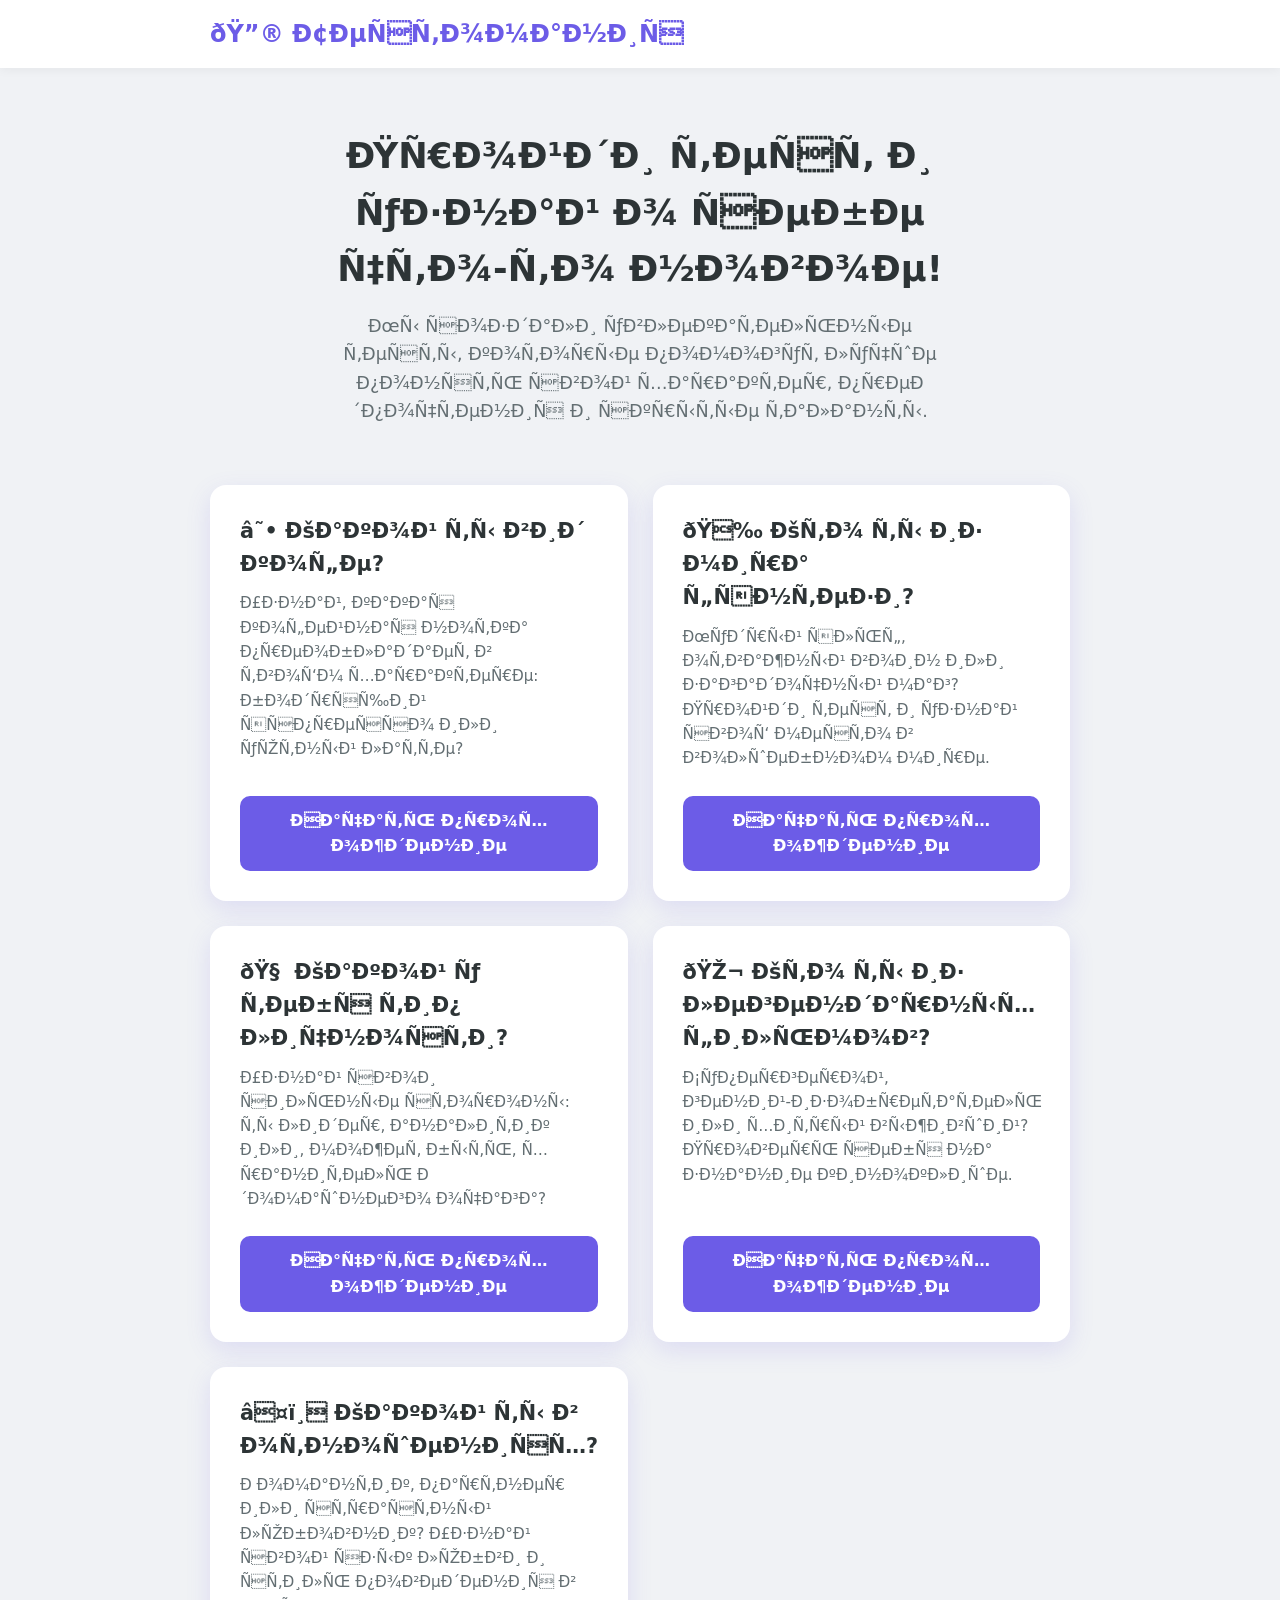
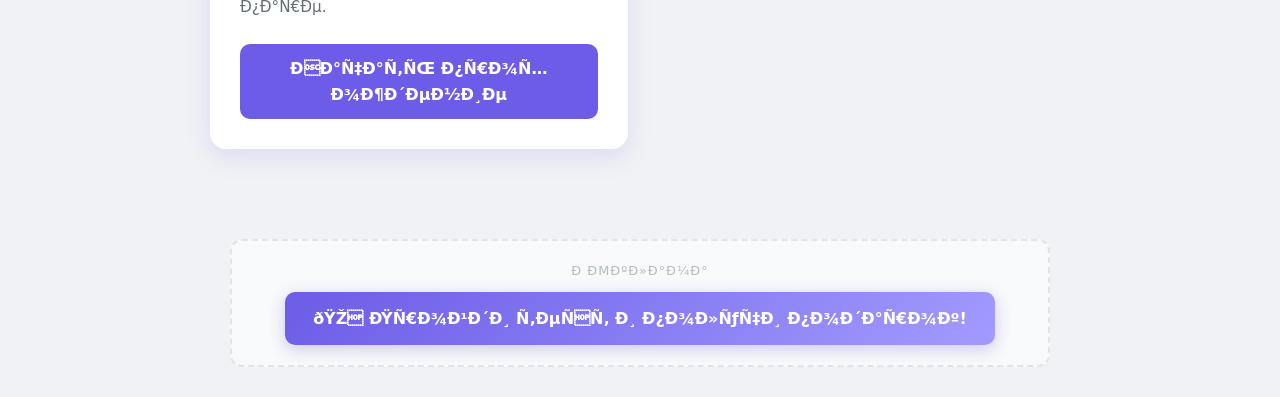
<file: index.html>
<!DOCTYPE html>
<html lang="ru">
<head>
  <!-- Yandex.Metrika counter -->
<script type="text/javascript">
    (function(m,e,t,r,i,k,a){
        m[i]=m[i]||function(){(m[i].a=m[i].a||[]).push(arguments)};
        m[i].l=1*new Date();
        for (var j = 0; j < document.scripts.length; j++) {if (document.scripts[j].src === r) { return; }}
        k=e.createElement(t),a=e.getElementsByTagName(t)[0],k.async=1,k.src=r,a.parentNode.insertBefore(k,a)
    })(window, document,'script','https://mc.yandex.ru/metrika/tag.js?id=109872875', 'ym');

    ym(109872875, 'init', {ssr:true, webvisor:true, clickmap:true, ecommerce:"dataLayer", referrer: document.referrer, url: location.href, accurateTrackBounce:true, trackLinks:true});
</script>
<noscript><div><img src="https://mc.yandex.ru/watch/109872875" style="position:absolute; left:-9999px;" alt="" /></div></noscript>
<!-- /Yandex.Metrika counter -->
  <meta name="yandex-verification" content="c974e591976c50aa" />
  <link rel="icon" type="image/png" href="/favicon.png">
  <meta charset="UTF-8">
  <meta name="viewport" content="width=device-width, initial-scale=1.0">
  <title>Тестомания — Узнай себя с новой стороны!</title>
  <meta name="description" content="Бесплатные онлайн тесты: психология, кино, отношения, фэнтези. Узнай свой тип личности и пройди увлекательные викторины.">
  <link rel="stylesheet" href="style.css">
</head>
<body>

  <header>
    <div class="container">
      <a href="index.html" class="logo">🔮 Тестомания</a>
    </div>
  </header>

  <main class="container">
    <section class="hero">
      <h1>Пройди тест и узнай о себе что-то новое!</h1>
      <p>Мы создали увлекательные тесты, которые помогут лучше понять свой характер, предпочтения и скрытые таланты.</p>
    </section>

    <section class="tests-grid">
      
      <!-- Тест 1 -->
      <article class="test-card">
        <h3>☕ Какой ты вид кофе?</h3>
        <p>Узнай, какая кофейная нотка преобладает в твоём характере: бодрящий эспрессо или уютный латте?</p>
        <a href="test-coffee.html" class="btn">Начать прохождение</a>
      </article>

      <!-- Тест 2 -->
      <article class="test-card">
        <h3>🐉 Кто ты из мира фэнтези?</h3>
        <p>Мудрый эльф, отважный воин или загадочный маг? Пройди тест и узнай своё место в волшебном мире.</p>
        <a href="test-fantasy.html" class="btn">Начать прохождение</a>
      </article>

      <!-- Тест 3 -->
      <article class="test-card">
        <h3>🧠 Какой у тебя тип личности?</h3>
        <p>Узнай свои сильные стороны: ты лидер, аналитик или, может быть, хранитель домашнего очага?</p>
        <a href="test-personality.html" class="btn">Начать прохождение</a>
      </article>

      <!-- Тест 4 -->
      <article class="test-card">
        <h3>🎬 Кто ты из легендарных фильмов?</h3>
        <p>Супергерой, гений-изобретатель или хитрый выживший? Проверь себя на знание киноклише.</p>
        <a href="test-movie.html" class="btn">Начать прохождение</a>
      </article>

      <!-- Тест 5 -->
      <article class="test-card">
        <h3>❤️ Какой ты в отношениях?</h3>
        <p>Романтик, партнер или страстный любовник? Узнай свой язык любви и стиль поведения в паре.</p>
        <a href="test-relationship.html" class="btn">Начать прохождение</a>
      </article>

    </section>
    <!-- Рекламный блок на главной -->
<section class="container">
  <div class="ad-container">
    <div class="ad-label">Реклама</div>
    
    <!-- Вариант А: Партнерская кнопка -->
    <a 
      href="СЮДА_ССЫЛКУ" 
      target="_blank" 
      class="partner-btn"
      onclick="yaCounter569335277.reachGoal('affiliate_click'); return true;"
    >
      🎁 Пройди тест и получи подарок!
    </a>

    <!-- Вариант Б: Место под РСЯ (раскомментируй, когда подключишь) -->
    <!-- <div id="yandex_rtb_R-A-123456-1"></div> -->
  </div>
</section>
  </main>

</body>
</html>
</file>
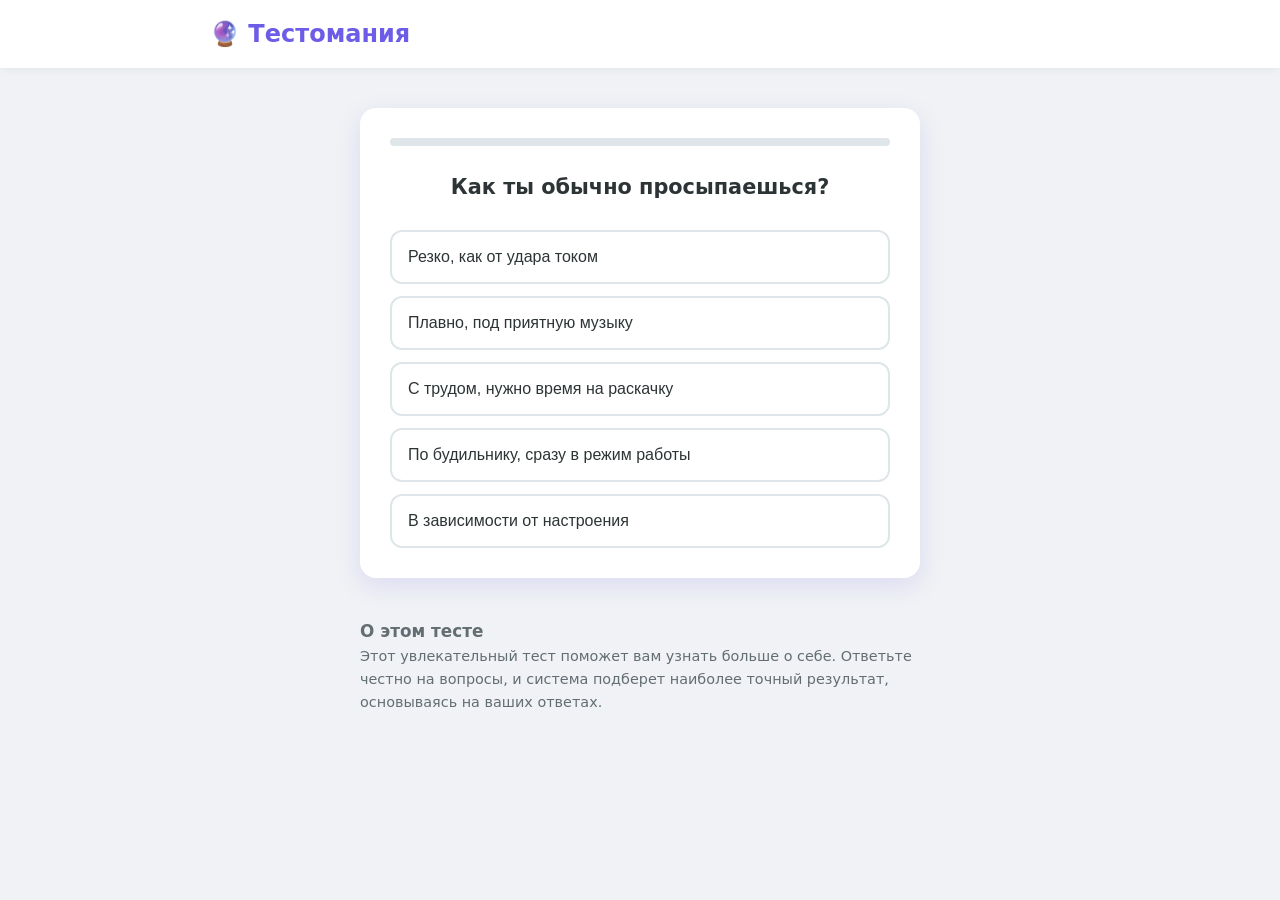
<file: test-coffee.html>
<!DOCTYPE html>
<html lang="ru">
<head>
  <!-- Yandex.Metrika counter -->
<script type="text/javascript">
    (function(m,e,t,r,i,k,a){
        m[i]=m[i]||function(){(m[i].a=m[i].a||[]).push(arguments)};
        m[i].l=1*new Date();
        for (var j = 0; j < document.scripts.length; j++) {if (document.scripts[j].src === r) { return; }}
        k=e.createElement(t),a=e.getElementsByTagName(t)[0],k.async=1,k.src=r,a.parentNode.insertBefore(k,a)
    })(window, document,'script','https://mc.yandex.ru/metrika/tag.js?id=109872875', 'ym');

    ym(109872875, 'init', {ssr:true, webvisor:true, clickmap:true, ecommerce:"dataLayer", referrer: document.referrer, url: location.href, accurateTrackBounce:true, trackLinks:true});
</script>
<noscript><div><img src="https://mc.yandex.ru/watch/109872875" style="position:absolute; left:-9999px;" alt="" /></div></noscript>
<!-- /Yandex.Metrika counter -->
  <link rel="icon" type="image/png" href="/favicon.png">
  <meta charset="UTF-8">
  <meta name="viewport" content="width=device-width, initial-scale=1.0">
  <title>Тест | Тестомания</title> <!-- Поменяй Title для каждого теста -->
  <meta name="description" content="Пройди бесплатный тест и узнай свой результат.">
  <link rel="stylesheet" href="style.css">
</head>
<body>
  <header>
    <div class="container"><a href="index.html" class="logo">🔮 Тестомания</a></div>
  </header>

  <main class="quiz-wrapper">
    <div class="quiz-card">
      <div class="progress-bar"><div class="progress-fill" id="progress"></div></div>
      
      <div id="question-block">
        <h2 class="question-text" id="question-text">Загрузка...</h2>
        <div class="options" id="options-container"></div>
      </div>

      <div id="result-block" class="result-block hidden">
        <span class="result-icon" id="result-icon"></span>
        <h2 class="result-title" id="result-title"></h2>
        <p class="result-desc" id="result-desc"></p>
        
        <div class="share-buttons">
          <button class="share-btn vk" onclick="share('vk')">Поделиться ВКонтакте</button>
          <button class="share-btn tg" onclick="share('tg')">Отправить в Telegram</button>
          <button class="share-btn copy" onclick="copyLink()">📋 Копировать ссылку</button>

          <!-- Блок с партнерской рекомендацией -->
<div class="partner-block">
  <p class="partner-text">🎁 Рекомендуем попробовать:</p>
  
  <!-- Ссылка-кнопка с отслеживанием -->
  <a 
    href="СЮДА_ВСТАВЬ_СВОЮ_ПАРТНЕРСКУЮ_ССЫЛКУ" 
    target="_blank" 
    class="partner-btn"
    onclick="yaCounter569335277.reachGoal('affiliate_click'); return true;"
  >
    ☕ Купить лучший кофе со скидкой
  </a>
</div>
        </div>
        
        <a href="index.html" class="btn btn-outline">← Вернуться к другим тестам</a>
      </div>
    </div>
    
    <!-- SEO Текст -->
    <article style="margin-top: 40px; color: #636e72; font-size: 0.9rem;">
      <h3>О этом тесте</h3>
      <p>Этот увлекательный тест поможет вам узнать больше о себе. Ответьте честно на вопросы, и система подберет наиболее точный результат, основываясь на ваших ответах.</p>
    </article>
  </main>

  <script src="script.js"></script>
  <script>
    // ⚠️ ВАЖНО: Поменяй слово в скобках для каждого файла!
    // Для test-coffee.html -> initQuiz('coffee');
    // Для test-fantasy.html -> initQuiz('fantasy');
    // Для test-personality.html -> initQuiz('personality');
    // Для test-movie.html -> initQuiz('movie');
    // Для test-relationship.html -> initQuiz('relationship');
    
    initQuiz('coffee'); 
  </script>
</body>
</html>
</file>
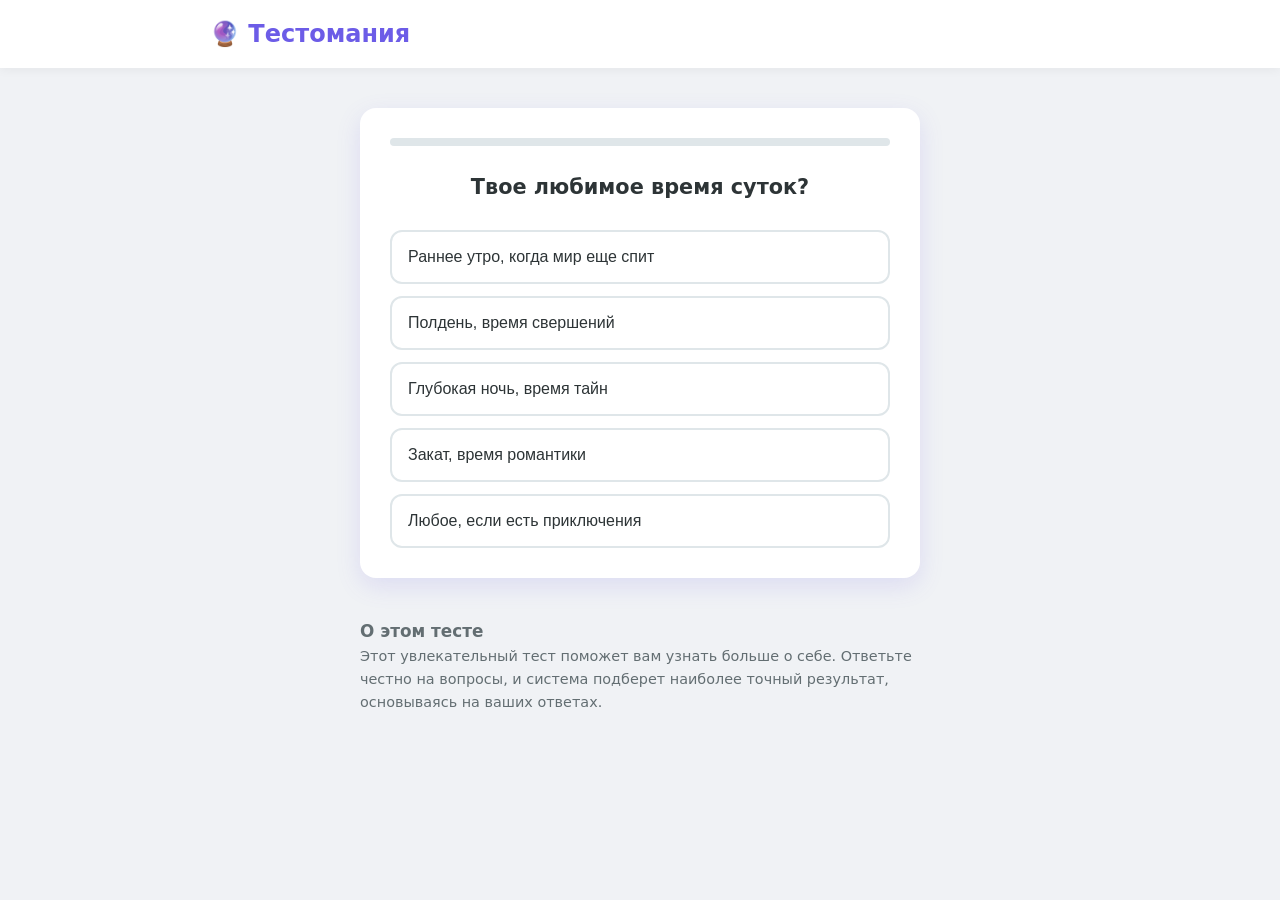
<file: test-fantasy.html>
<!DOCTYPE html>
<html lang="ru">
<head><!-- Yandex.Metrika counter -->
<script type="text/javascript">
    (function(m,e,t,r,i,k,a){
        m[i]=m[i]||function(){(m[i].a=m[i].a||[]).push(arguments)};
        m[i].l=1*new Date();
        for (var j = 0; j < document.scripts.length; j++) {if (document.scripts[j].src === r) { return; }}
        k=e.createElement(t),a=e.getElementsByTagName(t)[0],k.async=1,k.src=r,a.parentNode.insertBefore(k,a)
    })(window, document,'script','https://mc.yandex.ru/metrika/tag.js?id=109872875', 'ym');

    ym(109872875, 'init', {ssr:true, webvisor:true, clickmap:true, ecommerce:"dataLayer", referrer: document.referrer, url: location.href, accurateTrackBounce:true, trackLinks:true});
</script>
<noscript><div><img src="https://mc.yandex.ru/watch/109872875" style="position:absolute; left:-9999px;" alt="" /></div></noscript>
<!-- /Yandex.Metrika counter -->
  <link rel="icon" type="image/png" href="/favicon.png">
  <meta charset="UTF-8">
  <meta name="viewport" content="width=device-width, initial-scale=1.0">
  <title>Тест | Тестомания</title> <!-- Поменяй Title для каждого теста -->
  <meta name="description" content="Пройди бесплатный тест и узнай свой результат.">
  <link rel="stylesheet" href="style.css">
</head>
<body>
  <header>
    <div class="container"><a href="index.html" class="logo">🔮 Тестомания</a></div>
  </header>

  <main class="quiz-wrapper">
    <div class="quiz-card">
      <div class="progress-bar"><div class="progress-fill" id="progress"></div></div>
      
      <div id="question-block">
        <h2 class="question-text" id="question-text">Загрузка...</h2>
        <div class="options" id="options-container"></div>
      </div>

      <div id="result-block" class="result-block hidden">
        <span class="result-icon" id="result-icon"></span>
        <h2 class="result-title" id="result-title"></h2>
        <p class="result-desc" id="result-desc"></p>
        
        <div class="share-buttons">
          <button class="share-btn vk" onclick="share('vk')">Поделиться ВКонтакте</button>
          <button class="share-btn tg" onclick="share('tg')">Отправить в Telegram</button>
          <button class="share-btn copy" onclick="copyLink()">📋 Копировать ссылку</button>

            <!-- Партнерская рекомендация в результате -->
<div class="ad-container" style="margin-top: 25px;">
  <p style="font-size: 0.9rem; color: #636e72; margin-bottom: 15px; font-weight: 600;">
    💡 Рекомендуем по теме:
  </p>
  
  <a 
    href="СЮДА_ССЫЛКУ" 
    target="_blank" 
    class="partner-btn"
    onclick="yaCounter569335277.reachGoal('affiliate_click'); return true;"
  >
     Узнать подробнее
  </a>
</div>
        </div>
        
        <a href="index.html" class="btn btn-outline">← Вернуться к другим тестам</a>
      </div>
    </div>
    
    <!-- SEO Текст -->
    <article style="margin-top: 40px; color: #636e72; font-size: 0.9rem;">
      <h3>О этом тесте</h3>
      <p>Этот увлекательный тест поможет вам узнать больше о себе. Ответьте честно на вопросы, и система подберет наиболее точный результат, основываясь на ваших ответах.</p>
    </article>
  </main>

  <script src="script.js"></script>
  <script>
    // ⚠️ ВАЖНО: Поменяй слово в скобках для каждого файла!
    // Для test-coffee.html -> initQuiz('coffee');
    // Для test-fantasy.html -> initQuiz('fantasy');
    // Для test-personality.html -> initQuiz('personality');
    // Для test-movie.html -> initQuiz('movie');
    // Для test-relationship.html -> initQuiz('relationship');
    
    initQuiz('fantasy'); 
  </script>
</body>
</html>
</file>
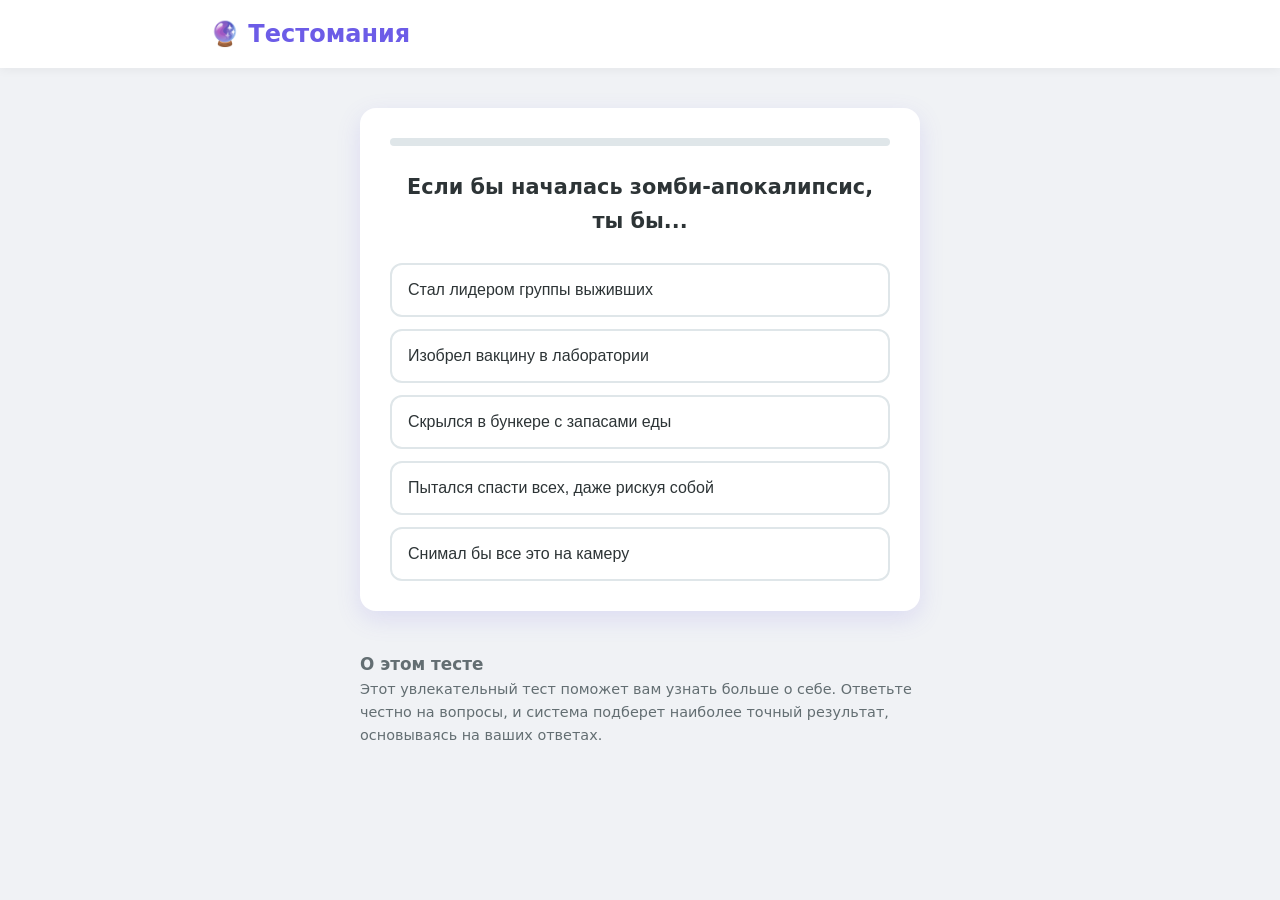
<file: test-movie.html>
<!DOCTYPE html>
<html lang="ru">
<head>
  <!-- Yandex.Metrika counter -->
<script type="text/javascript">
    (function(m,e,t,r,i,k,a){
        m[i]=m[i]||function(){(m[i].a=m[i].a||[]).push(arguments)};
        m[i].l=1*new Date();
        for (var j = 0; j < document.scripts.length; j++) {if (document.scripts[j].src === r) { return; }}
        k=e.createElement(t),a=e.getElementsByTagName(t)[0],k.async=1,k.src=r,a.parentNode.insertBefore(k,a)
    })(window, document,'script','https://mc.yandex.ru/metrika/tag.js?id=109872875', 'ym');

    ym(109872875, 'init', {ssr:true, webvisor:true, clickmap:true, ecommerce:"dataLayer", referrer: document.referrer, url: location.href, accurateTrackBounce:true, trackLinks:true});
</script>
<noscript><div><img src="https://mc.yandex.ru/watch/109872875" style="position:absolute; left:-9999px;" alt="" /></div></noscript>
<!-- /Yandex.Metrika counter -->
  <link rel="icon" type="image/png" href="/favicon.png">
  <meta charset="UTF-8">
  <meta name="viewport" content="width=device-width, initial-scale=1.0">
  <title>Тест | Тестомания</title> <!-- Поменяй Title для каждого теста -->
  <meta name="description" content="Пройди бесплатный тест и узнай свой результат.">
  <link rel="stylesheet" href="style.css">
</head>
<body>
  <header>
    <div class="container"><a href="index.html" class="logo">🔮 Тестомания</a></div>
  </header>

  <main class="quiz-wrapper">
    <div class="quiz-card">
      <div class="progress-bar"><div class="progress-fill" id="progress"></div></div>
      
      <div id="question-block">
        <h2 class="question-text" id="question-text">Загрузка...</h2>
        <div class="options" id="options-container"></div>
      </div>

      <div id="result-block" class="result-block hidden">
        <span class="result-icon" id="result-icon"></span>
        <h2 class="result-title" id="result-title"></h2>
        <p class="result-desc" id="result-desc"></p>
        
        <div class="share-buttons">
          <button class="share-btn vk" onclick="share('vk')">Поделиться ВКонтакте</button>
          <button class="share-btn tg" onclick="share('tg')">Отправить в Telegram</button>
          <button class="share-btn copy" onclick="copyLink()">📋 Копировать ссылку</button>

          <!-- Партнерская рекомендация в результате -->
<div class="ad-container" style="margin-top: 25px;">
  <p style="font-size: 0.9rem; color: #636e72; margin-bottom: 15px; font-weight: 600;">
    💡 Рекомендуем по теме:
  </p>
  
  <a 
    href="СЮДА_ССЫЛКУ" 
    target="_blank" 
    class="partner-btn"
    onclick="yaCounter569335277.reachGoal('affiliate_click'); return true;"
  >
     Узнать подробнее
  </a>
</div>
        </div>
        
        <a href="index.html" class="btn btn-outline">← Вернуться к другим тестам</a>
      </div>
    </div>
    
    <!-- SEO Текст -->
    <article style="margin-top: 40px; color: #636e72; font-size: 0.9rem;">
      <h3>О этом тесте</h3>
      <p>Этот увлекательный тест поможет вам узнать больше о себе. Ответьте честно на вопросы, и система подберет наиболее точный результат, основываясь на ваших ответах.</p>
    </article>
  </main>

  <script src="script.js"></script>
  <script>
    // ⚠️ ВАЖНО: Поменяй слово в скобках для каждого файла!
    // Для test-coffee.html -> initQuiz('coffee');
    // Для test-fantasy.html -> initQuiz('fantasy');
    // Для test-personality.html -> initQuiz('personality');
    // Для test-movie.html -> initQuiz('movie');
    // Для test-relationship.html -> initQuiz('relationship');
    
    initQuiz('movie'); 
  </script>
</body>
</html>
</file>
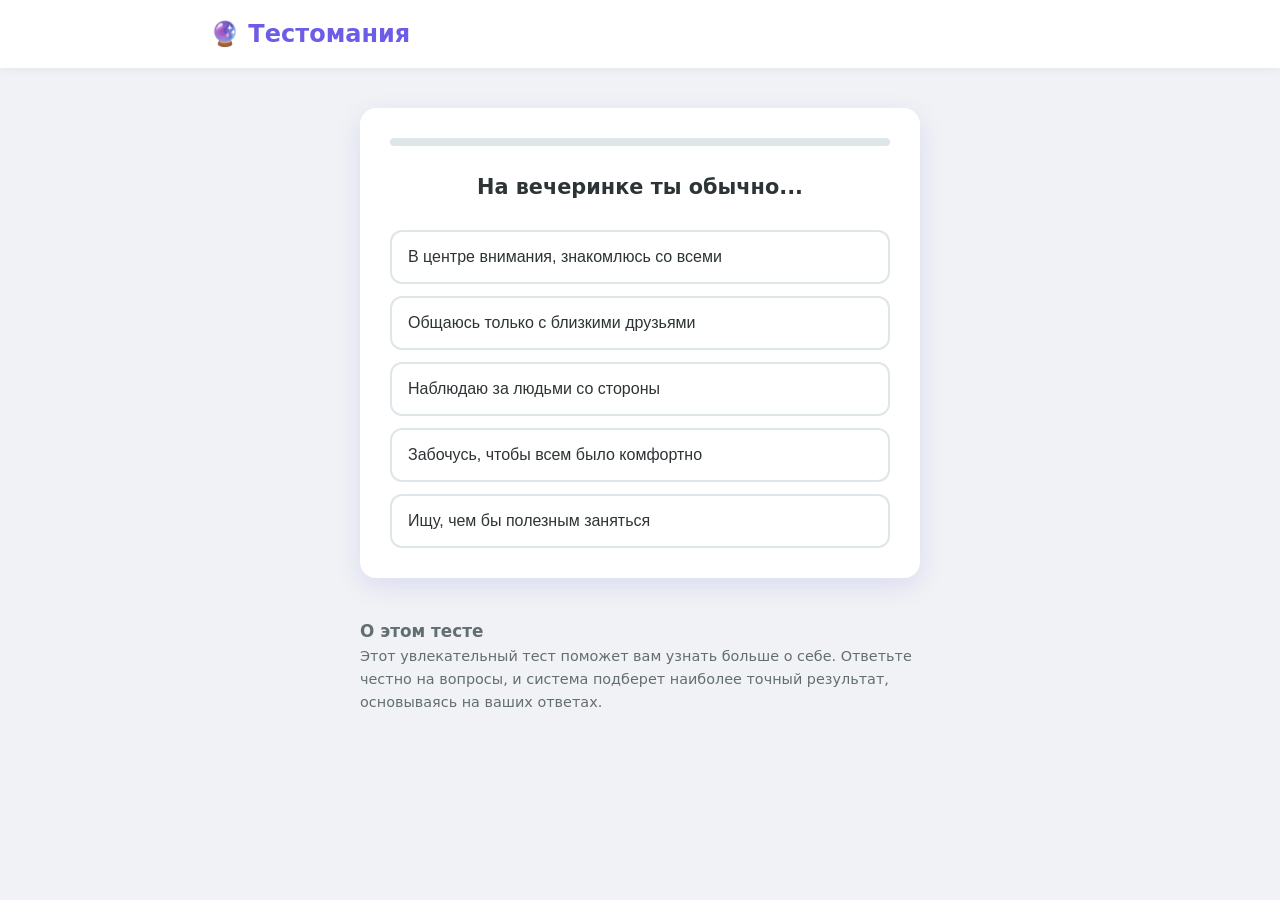
<file: test-personality.html>
<!DOCTYPE html>
<html lang="ru">
<head>
  <!-- Yandex.Metrika counter -->
<script type="text/javascript">
    (function(m,e,t,r,i,k,a){
        m[i]=m[i]||function(){(m[i].a=m[i].a||[]).push(arguments)};
        m[i].l=1*new Date();
        for (var j = 0; j < document.scripts.length; j++) {if (document.scripts[j].src === r) { return; }}
        k=e.createElement(t),a=e.getElementsByTagName(t)[0],k.async=1,k.src=r,a.parentNode.insertBefore(k,a)
    })(window, document,'script','https://mc.yandex.ru/metrika/tag.js?id=109872875', 'ym');

    ym(109872875, 'init', {ssr:true, webvisor:true, clickmap:true, ecommerce:"dataLayer", referrer: document.referrer, url: location.href, accurateTrackBounce:true, trackLinks:true});
</script>
<noscript><div><img src="https://mc.yandex.ru/watch/109872875" style="position:absolute; left:-9999px;" alt="" /></div></noscript>
<!-- /Yandex.Metrika counter -->
  <link rel="icon" type="image/png" href="/favicon.png">
  <meta charset="UTF-8">
  <meta name="viewport" content="width=device-width, initial-scale=1.0">
  <title>Тест | Тестомания</title> <!-- Поменяй Title для каждого теста -->
  <meta name="description" content="Пройди бесплатный тест и узнай свой результат.">
  <link rel="stylesheet" href="style.css">
</head>
<body>
  <header>
    <div class="container"><a href="index.html" class="logo">🔮 Тестомания</a></div>
  </header>

  <main class="quiz-wrapper">
    <div class="quiz-card">
      <div class="progress-bar"><div class="progress-fill" id="progress"></div></div>
      
      <div id="question-block">
        <h2 class="question-text" id="question-text">Загрузка...</h2>
        <div class="options" id="options-container"></div>
      </div>

      <div id="result-block" class="result-block hidden">
        <span class="result-icon" id="result-icon"></span>
        <h2 class="result-title" id="result-title"></h2>
        <p class="result-desc" id="result-desc"></p>
        
        <div class="share-buttons">
          <button class="share-btn vk" onclick="share('vk')">Поделиться ВКонтакте</button>
          <button class="share-btn tg" onclick="share('tg')">Отправить в Telegram</button>
          <button class="share-btn copy" onclick="copyLink()">📋 Копировать ссылку</button>

          <!-- Партнерская рекомендация в результате -->
<div class="ad-container" style="margin-top: 25px;">
  <p style="font-size: 0.9rem; color: #636e72; margin-bottom: 15px; font-weight: 600;">
    💡 Рекомендуем по теме:
  </p>
  
  <a 
    href="СЮДА_ССЫЛКУ" 
    target="_blank" 
    class="partner-btn"
    onclick="yaCounter569335277.reachGoal('affiliate_click'); return true;"
  >
     Узнать подробнее
  </a>
</div>
        </div>
        
        <a href="index.html" class="btn btn-outline">← Вернуться к другим тестам</a>
      </div>
    </div>
    
    <!-- SEO Текст -->
    <article style="margin-top: 40px; color: #636e72; font-size: 0.9rem;">
      <h3>О этом тесте</h3>
      <p>Этот увлекательный тест поможет вам узнать больше о себе. Ответьте честно на вопросы, и система подберет наиболее точный результат, основываясь на ваших ответах.</p>
    </article>
  </main>

  <script src="script.js"></script>
  <script>
    // ⚠️ ВАЖНО: Поменяй слово в скобках для каждого файла!
    // Для test-coffee.html -> initQuiz('coffee');
    // Для test-fantasy.html -> initQuiz('fantasy');
    // Для test-personality.html -> initQuiz('personality');
    // Для test-movie.html -> initQuiz('movie');
    // Для test-relationship.html -> initQuiz('relationship');
    
    initQuiz('personality'); 
  </script>
</body>
</html>
</file>
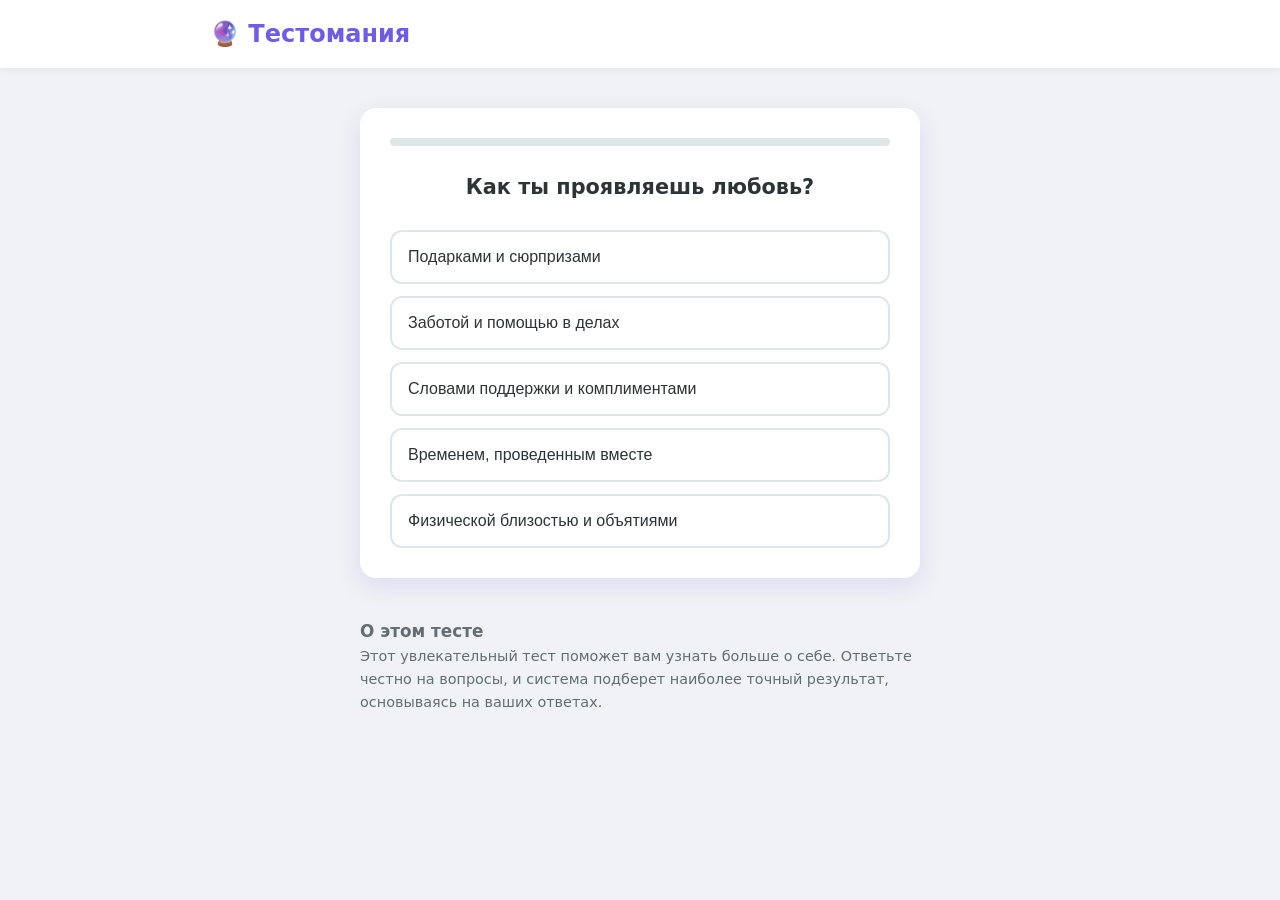
<file: test-relationship.html>
<!DOCTYPE html>
<html lang="ru">
<head>
  <!-- Yandex.Metrika counter -->
<script type="text/javascript">
    (function(m,e,t,r,i,k,a){
        m[i]=m[i]||function(){(m[i].a=m[i].a||[]).push(arguments)};
        m[i].l=1*new Date();
        for (var j = 0; j < document.scripts.length; j++) {if (document.scripts[j].src === r) { return; }}
        k=e.createElement(t),a=e.getElementsByTagName(t)[0],k.async=1,k.src=r,a.parentNode.insertBefore(k,a)
    })(window, document,'script','https://mc.yandex.ru/metrika/tag.js?id=109872875', 'ym');

    ym(109872875, 'init', {ssr:true, webvisor:true, clickmap:true, ecommerce:"dataLayer", referrer: document.referrer, url: location.href, accurateTrackBounce:true, trackLinks:true});
</script>
<noscript><div><img src="https://mc.yandex.ru/watch/109872875" style="position:absolute; left:-9999px;" alt="" /></div></noscript>
<!-- /Yandex.Metrika counter -->
  <link rel="icon" type="image/png" href="/favicon.png">
  <meta charset="UTF-8">
  <meta name="viewport" content="width=device-width, initial-scale=1.0">
  <title>Тест | Тестомания</title> <!-- Поменяй Title для каждого теста -->
  <meta name="description" content="Пройди бесплатный тест и узнай свой результат.">
  <link rel="stylesheet" href="style.css">
</head>
<body>
  <header>
    <div class="container"><a href="index.html" class="logo">🔮 Тестомания</a></div>
  </header>

  <main class="quiz-wrapper">
    <div class="quiz-card">
      <div class="progress-bar"><div class="progress-fill" id="progress"></div></div>
      
      <div id="question-block">
        <h2 class="question-text" id="question-text">Загрузка...</h2>
        <div class="options" id="options-container"></div>
      </div>

      <div id="result-block" class="result-block hidden">
        <span class="result-icon" id="result-icon"></span>
        <h2 class="result-title" id="result-title"></h2>
        <p class="result-desc" id="result-desc"></p>
        
        <div class="share-buttons">
          <button class="share-btn vk" onclick="share('vk')">Поделиться ВКонтакте</button>
          <button class="share-btn tg" onclick="share('tg')">Отправить в Telegram</button>
          <button class="share-btn copy" onclick="copyLink()">📋 Копировать ссылку</button>

          <!-- Партнерская рекомендация в результате -->
<div class="ad-container" style="margin-top: 25px;">
  <p style="font-size: 0.9rem; color: #636e72; margin-bottom: 15px; font-weight: 600;">
    💡 Рекомендуем по теме:
  </p>
  
  <a 
    href="СЮДА_ССЫЛКУ" 
    target="_blank" 
    class="partner-btn"
    onclick="yaCounter569335277.reachGoal('affiliate_click'); return true;"
  >
     Узнать подробнее
  </a>
</div>
        </div>
        
        <a href="index.html" class="btn btn-outline">← Вернуться к другим тестам</a>
      </div>
    </div>
    
    <!-- SEO Текст -->
    <article style="margin-top: 40px; color: #636e72; font-size: 0.9rem;">
      <h3>О этом тесте</h3>
      <p>Этот увлекательный тест поможет вам узнать больше о себе. Ответьте честно на вопросы, и система подберет наиболее точный результат, основываясь на ваших ответах.</p>
    </article>
  </main>

  <script src="script.js"></script>
  <script>
    // ⚠️ ВАЖНО: Поменяй слово в скобках для каждого файла!
    // Для test-coffee.html -> initQuiz('coffee');
    // Для test-fantasy.html -> initQuiz('fantasy');
    // Для test-personality.html -> initQuiz('personality');
    // Для test-movie.html -> initQuiz('movie');
    // Для test-relationship.html -> initQuiz('relationship');
    
    initQuiz('relationship'); 
  </script>
</body>
</html>
</file>
<file: style.css>
/* style.css */
:root {
  --bg: #f0f2f5;
  --card-bg: #ffffff;
  --primary: #6c5ce7;
  --primary-hover: #5a4bd1;
  --text: #2d3436;
  --text-light: #636e72;
  --radius: 16px;
  --shadow: 0 8px 24px rgba(108, 92, 231, 0.15);
}

* { box-sizing: border-box; margin: 0; padding: 0; }

body {
  font-family: 'Segoe UI', system-ui, -apple-system, sans-serif;
  background: var(--bg);
  color: var(--text);
  line-height: 1.6;
  min-height: 100vh;
  display: flex;
  flex-direction: column;
}

/* Шапка */
header {
  background: var(--card-bg);
  padding: 15px 0;
  box-shadow: 0 2px 10px rgba(0,0,0,0.05);
  position: sticky;
  top: 0;
  z-index: 100;
}
.container {
  max-width: 900px;
  margin: 0 auto;
  padding: 0 20px;
}
.logo {
  font-size: 1.5rem;
  font-weight: 800;
  color: var(--primary);
  text-decoration: none;
  display: inline-block;
}

/* Главная страница */
.hero {
  text-align: center;
  padding: 60px 20px 40px;
}
.hero h1 { font-size: 2.2rem; margin-bottom: 15px; color: var(--text); }
.hero p { font-size: 1.1rem; color: var(--text-light); max-width: 600px; margin: 0 auto; }

.tests-grid {
  display: grid;
  grid-template-columns: repeat(auto-fit, minmax(280px, 1fr));
  gap: 25px;
  padding: 20px 0 60px;
}

.test-card {
  background: var(--card-bg);
  border-radius: var(--radius);
  padding: 30px;
  box-shadow: var(--shadow);
  transition: transform 0.3s ease, box-shadow 0.3s ease;
  display: flex;
  flex-direction: column;
  align-items: flex-start;
}
.test-card:hover { 
  transform: translateY(-5px); 
  box-shadow: 0 12px 30px rgba(108, 92, 231, 0.2);
}
.test-card h3 { font-size: 1.3rem; margin-bottom: 10px; color: var(--text); }
.test-card p { color: var(--text-light); margin-bottom: 25px; flex-grow: 1; font-size: 0.95rem; }

.btn {
  display: inline-block;
  background: var(--primary);
  color: white;
  text-decoration: none;
  padding: 12px 24px;
  border-radius: 10px;
  font-weight: 600;
  text-align: center;
  transition: background 0.2s;
  border: none;
  cursor: pointer;
  width: 100%;
  font-size: 1rem;
}
.btn:hover { background: var(--primary-hover); }

/* Страница теста */
.quiz-wrapper { 
  max-width: 600px; 
  margin: 40px auto; 
  padding: 0 20px; 
  flex-grow: 1;
}
.quiz-card {
  background: var(--card-bg);
  border-radius: var(--radius);
  padding: 30px;
  box-shadow: var(--shadow);
}

.progress-bar {
  height: 8px;
  background: #dfe6e9;
  border-radius: 4px;
  margin-bottom: 25px;
  overflow: hidden;
}
.progress-fill {
  height: 100%;
  background: var(--primary);
  width: 0%;
  transition: width 0.4s ease;
}

.question-text { font-size: 1.3rem; margin-bottom: 25px; text-align: center; font-weight: 600; }

.options { display: flex; flex-direction: column; gap: 12px; }
.option-btn {
  padding: 16px;
  border: 2px solid #dfe6e9;
  background: #fff;
  border-radius: 12px;
  font-size: 1rem;
  cursor: pointer;
  transition: all 0.2s;
  text-align: left;
  color: var(--text);
}
.option-btn:hover { 
  border-color: var(--primary); 
  background: #f8f9ff; 
  transform: translateX(5px);
}

.hidden { display: none !important; }

/* Результат */
.result-block { text-align: center; animation: fadeIn 0.5s ease; padding: 20px 0; }
.result-icon { font-size: 4rem; margin-bottom: 15px; display: block; }
.result-title { font-size: 1.8rem; color: var(--primary); margin-bottom: 15px; }
.result-desc { color: var(--text-light); margin-bottom: 30px; font-size: 1.1rem; line-height: 1.5; }

.share-buttons { display: flex; flex-direction: column; gap: 10px; margin-bottom: 20px; }
.share-btn {
  padding: 14px;
  border: none;
  border-radius: 10px;
  font-size: 1rem;
  cursor: pointer;
  font-weight: 600;
  color: white;
  transition: opacity 0.2s;
}
.share-btn:hover { opacity: 0.9; }
.vk { background: #0077FF; }
.tg { background: #0088cc; }
.copy { background: #2d3436; }

.btn-outline {
  background: transparent;
  border: 2px solid var(--primary);
  color: var(--primary);
  margin-top: 10px;
}
.btn-outline:hover { background: var(--primary); color: white; }

@keyframes fadeIn {
  from { opacity: 0; transform: translateY(10px); }
  to { opacity: 1; transform: translateY(0); }
}

@media (max-width: 500px) {
  .hero h1 { font-size: 1.8rem; }
  .quiz-card { padding: 20px; }
  .question-text { font-size: 1.1rem; }
}

/* Стили для партнерского блока */
.partner-block {
  margin-top: 30px;
  padding: 20px;
  background: #f8f9fa;
  border-radius: 12px;
  text-align: center;
  border: 2px dashed #dfe6e9;
}

.partner-text {
  font-size: 0.9rem;
  color: #636e72;
  margin-bottom: 15px;
  font-weight: 600;
}

.partner-btn {
  display: inline-block;
  background: linear-gradient(135deg, #6c5ce7, #a29bfe);
  color: white;
  text-decoration: none;
  padding: 14px 28px;
  border-radius: 10px;
  font-weight: 700;
  font-size: 1rem;
  transition: transform 0.2s, box-shadow 0.2s;
  box-shadow: 0 4px 15px rgba(108, 92, 231, 0.3);
}

.partner-btn:hover {
  transform: translateY(-2px);
  box-shadow: 0 6px 20px rgba(108, 92, 231, 0.4);
}

/* === РЕКЛАМНЫЕ БЛОКИ === */

/* Универсальный контейнер для рекламы */
.ad-container {
  margin: 30px 0;
  padding: 20px;
  background: #f8f9fa;
  border-radius: 12px;
  text-align: center;
  border: 2px dashed #dfe6e9;
}

.ad-label {
  font-size: 0.8rem;
  color: #b2bec3;
  margin-bottom: 10px;
  text-transform: uppercase;
  letter-spacing: 1px;
}

/* Кнопка-партнерка */
.partner-btn {
  display: inline-block;
  background: linear-gradient(135deg, #6c5ce7, #a29bfe);
  color: white;
  text-decoration: none;
  padding: 14px 28px;
  border-radius: 10px;
  font-weight: 700;
  font-size: 1rem;
  transition: transform 0.2s, box-shadow 0.2s;
  box-shadow: 0 4px 15px rgba(108, 92, 231, 0.3);
  border: none;
  cursor: pointer;
}

.partner-btn:hover {
  transform: translateY(-2px);
  box-shadow: 0 6px 20px rgba(108, 92, 231, 0.4);
}

/* Баннер-заглушка (для РСЯ) */
.rsa-banner {
  width: 100%;
  min-height: 120px;
  background: #fff;
  border-radius: 8px;
  display: flex;
  align-items: center;
  justify-content: center;
  color: #b2bec3;
  font-size: 0.9rem;
  border: 1px solid #dfe6e9;
}

/* Адаптив для мобильных */
@media (max-width: 600px) {
  .ad-container {
    margin: 20px 0;
    padding: 15px;
  }
  .partner-btn {
    width: 100%;
    padding: 12px 20px;
    font-size: 0.95rem;
  }
}
</file>
